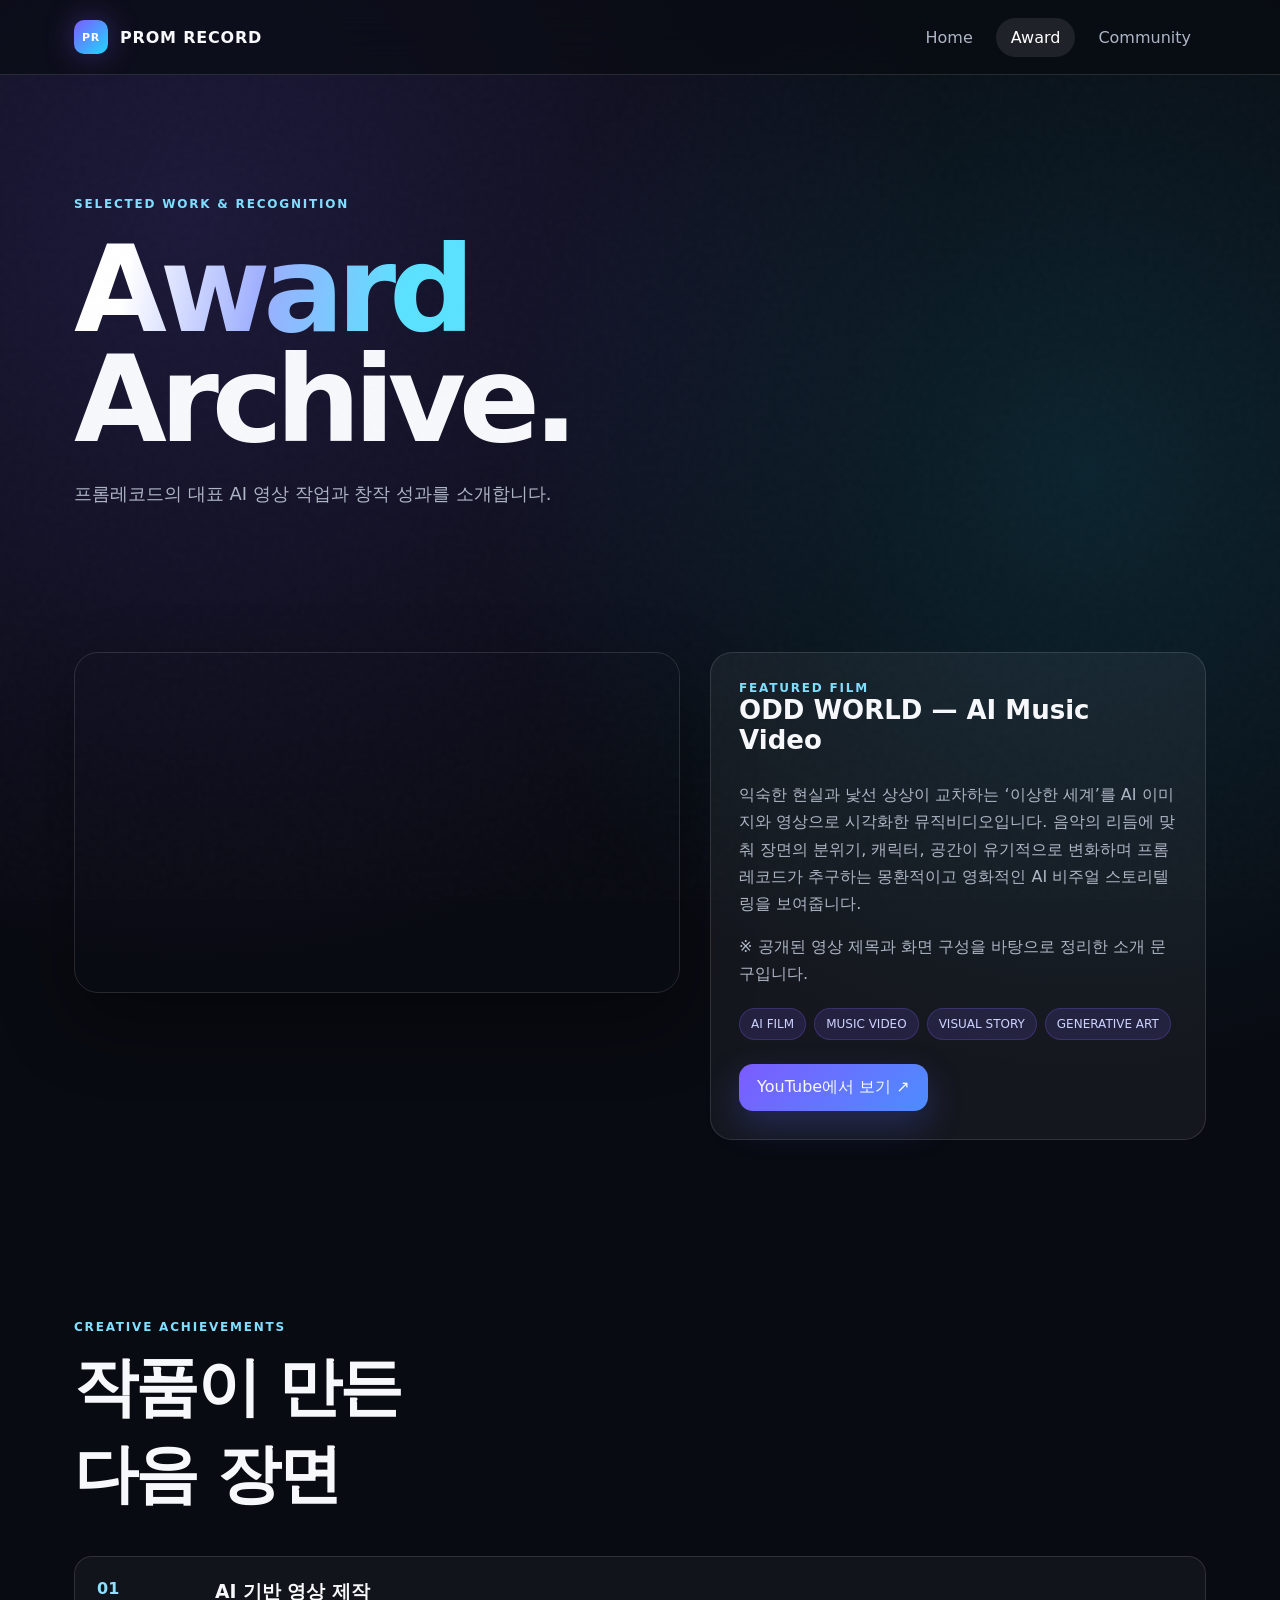
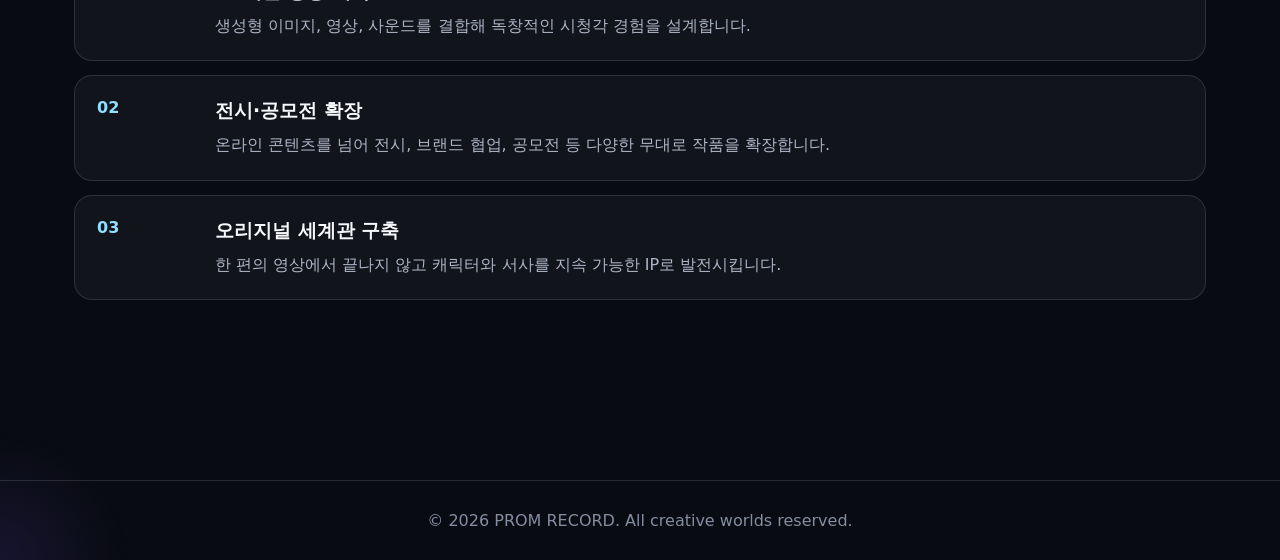
<file: award.html>
<!doctype html><html lang="ko"><head><meta charset="UTF-8"><meta name="viewport" content="width=device-width,initial-scale=1"><title>PROM RECORD — Award</title><link rel="stylesheet" href="styles.css"></head><body><div class="noise"></div><header><nav class="nav"><a class="brand" href="index.html"><span class="brand-mark"></span>PROM RECORD</a><div class="menu"><a href="index.html">Home</a><a class="active" href="award.html">Award</a><a href="community.html">Community</a></div></nav></header><main><section class="page-hero reveal"><div class="kicker">Selected Work & Recognition</div><h1><span class="grad">Award</span><br>Archive.</h1><p class="lead">프롬레코드의 대표 AI 영상 작업과 창작 성과를 소개합니다.</p></section><section class="section split reveal"><div class="video-wrap"><iframe src="https://www.youtube.com/embed/dj-8POkgITg" title="ODD WORLD - AI Music Video" allow="accelerometer; autoplay; clipboard-write; encrypted-media; gyroscope; picture-in-picture; web-share" allowfullscreen></iframe></div><div class="info-panel"><div class="kicker">Featured Film</div><h3>ODD WORLD — AI Music Video</h3><p class="section-copy">익숙한 현실과 낯선 상상이 교차하는 ‘이상한 세계’를 AI 이미지와 영상으로 시각화한 뮤직비디오입니다. 음악의 리듬에 맞춰 장면의 분위기, 캐릭터, 공간이 유기적으로 변화하며 프롬레코드가 추구하는 몽환적이고 영화적인 AI 비주얼 스토리텔링을 보여줍니다.</p><p class="section-copy">※ 공개된 영상 제목과 화면 구성을 바탕으로 정리한 소개 문구입니다.</p><div class="tags"><span class="tag">AI FILM</span><span class="tag">MUSIC VIDEO</span><span class="tag">VISUAL STORY</span><span class="tag">GENERATIVE ART</span></div><a class="btn primary" style="display:inline-block;margin-top:24px" href="https://youtu.be/dj-8POkgITg" target="_blank" rel="noreferrer">YouTube에서 보기 ↗</a></div></section><section class="section reveal"><div class="section-head"><div><div class="kicker">Creative Achievements</div><h2>작품이 만든<br>다음 장면</h2></div></div><div class="timeline"><article><strong>01</strong><div><h3>AI 기반 영상 제작</h3><p>생성형 이미지, 영상, 사운드를 결합해 독창적인 시청각 경험을 설계합니다.</p></div></article><article><strong>02</strong><div><h3>전시·공모전 확장</h3><p>온라인 콘텐츠를 넘어 전시, 브랜드 협업, 공모전 등 다양한 무대로 작품을 확장합니다.</p></div></article><article><strong>03</strong><div><h3>오리지널 세계관 구축</h3><p>한 편의 영상에서 끝나지 않고 캐릭터와 서사를 지속 가능한 IP로 발전시킵니다.</p></div></article></div></section></main><footer>© 2026 PROM RECORD. All creative worlds reserved.</footer><script src="script.js"></script></body></html>
</file>
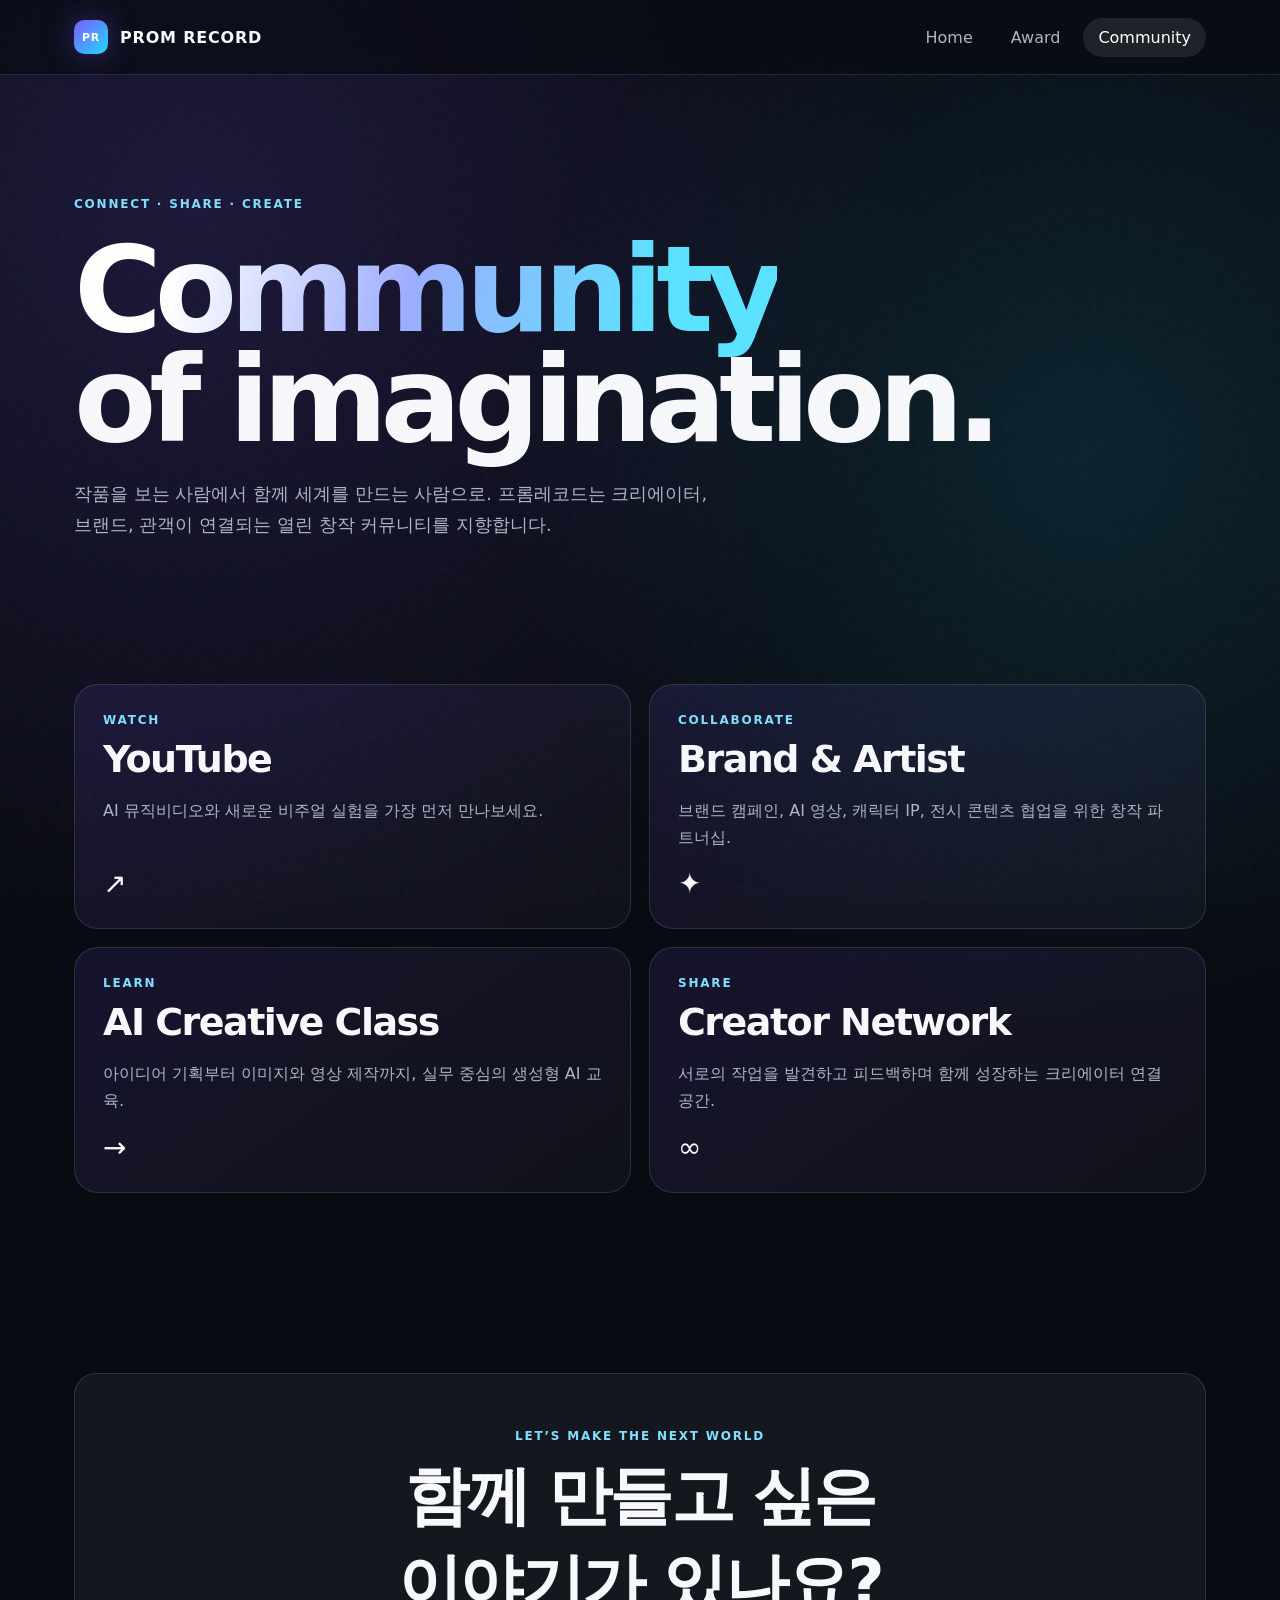
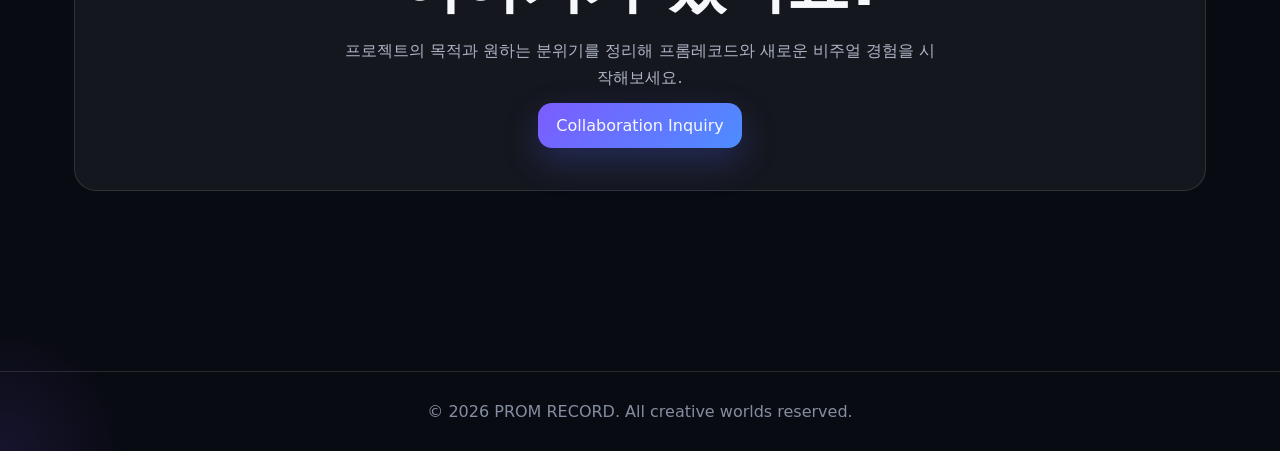
<file: community.html>
<!doctype html><html lang="ko"><head><meta charset="UTF-8"><meta name="viewport" content="width=device-width,initial-scale=1"><title>PROM RECORD — Community</title><link rel="stylesheet" href="styles.css"></head><body><div class="noise"></div><header><nav class="nav"><a class="brand" href="index.html"><span class="brand-mark"></span>PROM RECORD</a><div class="menu"><a href="index.html">Home</a><a href="award.html">Award</a><a class="active" href="community.html">Community</a></div></nav></header><main><section class="page-hero reveal"><div class="kicker">Connect · Share · Create</div><h1><span class="grad">Community</span><br>of imagination.</h1><p class="lead">작품을 보는 사람에서 함께 세계를 만드는 사람으로. 프롬레코드는 크리에이터, 브랜드, 관객이 연결되는 열린 창작 커뮤니티를 지향합니다.</p></section><section class="section reveal"><div class="community-grid"><a class="community-card" href="https://www.youtube.com/@PROMRECORD" target="_blank" rel="noreferrer"><div><div class="kicker">WATCH</div><h2 style="font-size:38px">YouTube</h2><p class="section-copy">AI 뮤직비디오와 새로운 비주얼 실험을 가장 먼저 만나보세요.</p></div><span class="arrow">↗</span></a><article class="community-card"><div><div class="kicker">COLLABORATE</div><h2 style="font-size:38px">Brand & Artist</h2><p class="section-copy">브랜드 캠페인, AI 영상, 캐릭터 IP, 전시 콘텐츠 협업을 위한 창작 파트너십.</p></div><span class="arrow">✦</span></article><article class="community-card"><div><div class="kicker">LEARN</div><h2 style="font-size:38px">AI Creative Class</h2><p class="section-copy">아이디어 기획부터 이미지와 영상 제작까지, 실무 중심의 생성형 AI 교육.</p></div><span class="arrow">→</span></article><article class="community-card"><div><div class="kicker">SHARE</div><h2 style="font-size:38px">Creator Network</h2><p class="section-copy">서로의 작업을 발견하고 피드백하며 함께 성장하는 크리에이터 연결 공간.</p></div><span class="arrow">∞</span></article></div></section><section class="section reveal"><div class="info-panel" style="text-align:center;padding:55px 24px"><div class="kicker">Let’s make the next world</div><h2>함께 만들고 싶은<br>이야기가 있나요?</h2><p class="section-copy" style="margin:0 auto 25px">프로젝트의 목적과 원하는 분위기를 정리해 프롬레코드와 새로운 비주얼 경험을 시작해보세요.</p><a class="btn primary" href="mailto:hello@promrecord.studio">Collaboration Inquiry</a></div></section></main><footer>© 2026 PROM RECORD. All creative worlds reserved.</footer><script src="script.js"></script></body></html>
</file>
<file: styles.css>
:root{--bg:#090b12;--panel:rgba(255,255,255,.07);--text:#f7f8fb;--muted:#aeb5c5;--line:rgba(255,255,255,.12);--accent:#7c5cff;--accent2:#20d7ff;--warm:#ff7a59}*{box-sizing:border-box}html{scroll-behavior:smooth}body{margin:0;font-family:Inter,Pretendard,system-ui,-apple-system,BlinkMacSystemFont,"Segoe UI",sans-serif;background:radial-gradient(circle at 15% 10%,rgba(124,92,255,.17),transparent 34%),radial-gradient(circle at 85% 22%,rgba(32,215,255,.12),transparent 30%),var(--bg);color:var(--text);overflow-x:hidden}a{color:inherit;text-decoration:none}button{font:inherit}.noise{position:fixed;inset:0;pointer-events:none;opacity:.035;background-image:url("data:image/svg+xml,%3Csvg viewBox='0 0 180 180' xmlns='http://www.w3.org/2000/svg'%3E%3Cfilter id='n'%3E%3CfeTurbulence type='fractalNoise' baseFrequency='.8' numOctaves='4' stitchTiles='stitch'/%3E%3C/filter%3E%3Crect width='100%25' height='100%25' filter='url(%23n)' opacity='.6'/%3E%3C/svg%3E")}header{position:sticky;top:0;z-index:20;backdrop-filter:blur(18px);background:rgba(9,11,18,.66);border-bottom:1px solid var(--line)}.nav{max-width:1180px;margin:auto;height:74px;padding:0 24px;display:flex;align-items:center;justify-content:space-between}.brand{display:flex;gap:12px;align-items:center;font-weight:800;letter-spacing:.05em}.brand-mark{width:34px;height:34px;border-radius:10px;background:linear-gradient(135deg,var(--accent),var(--accent2));box-shadow:0 0 30px rgba(124,92,255,.35);display:grid;place-items:center}.brand-mark:after{content:'PR';font-size:11px;color:#fff}.menu{display:flex;gap:8px}.menu a{padding:10px 15px;border-radius:999px;color:var(--muted);transition:.25s}.menu a:hover,.menu a.active{color:#fff;background:rgba(255,255,255,.09)}main{max-width:1180px;margin:auto;padding:42px 24px 90px}.hero{min-height:72vh;display:grid;grid-template-columns:1.05fr .95fr;gap:58px;align-items:center}.eyebrow{display:inline-flex;gap:9px;align-items:center;padding:8px 12px;border:1px solid var(--line);border-radius:999px;color:#cfd4e3;font-size:13px;background:rgba(255,255,255,.04)}.pulse{width:8px;height:8px;border-radius:50%;background:#6bf0b2;box-shadow:0 0 0 0 rgba(107,240,178,.55);animation:pulse 2s infinite}@keyframes pulse{70%{box-shadow:0 0 0 10px rgba(107,240,178,0)}100%{box-shadow:0 0 0 0 rgba(107,240,178,0)}}h1{font-size:clamp(52px,7.7vw,106px);line-height:.92;margin:24px 0 22px;letter-spacing:-.06em}.grad{background:linear-gradient(100deg,#fff 15%,#9daeff 48%,#5be2ff 82%);-webkit-background-clip:text;color:transparent}.lead{font-size:18px;line-height:1.75;color:var(--muted);max-width:640px}.actions{display:flex;gap:12px;flex-wrap:wrap;margin-top:30px}.btn{padding:13px 18px;border-radius:14px;border:1px solid var(--line);background:rgba(255,255,255,.06);transition:.25s;cursor:pointer}.btn.primary{border:0;background:linear-gradient(135deg,var(--accent),#4d8dff);box-shadow:0 14px 34px rgba(79,103,255,.25)}.btn:hover{transform:translateY(-3px)}.visual{position:relative;perspective:1100px}.visual-card{border:1px solid var(--line);background:rgba(255,255,255,.06);padding:12px;border-radius:28px;box-shadow:0 35px 80px rgba(0,0,0,.38);transform-style:preserve-3d;transition:transform .12s ease}.visual img{display:block;width:100%;border-radius:20px}.float-chip{position:absolute;padding:12px 14px;border-radius:14px;background:rgba(15,18,28,.8);border:1px solid var(--line);backdrop-filter:blur(12px);font-size:13px;box-shadow:0 18px 40px rgba(0,0,0,.35)}.chip1{top:-20px;right:-18px}.chip2{bottom:25px;left:-30px}.section{padding:90px 0}.section-head{display:flex;justify-content:space-between;align-items:end;gap:30px;margin-bottom:28px}.kicker{color:#7fdfff;text-transform:uppercase;letter-spacing:.15em;font-size:12px;font-weight:800}.section h2{font-size:clamp(34px,5vw,64px);letter-spacing:-.04em;margin:10px 0}.section-copy{max-width:600px;color:var(--muted);line-height:1.7}.grid{display:grid;grid-template-columns:repeat(3,1fr);gap:18px}.card{position:relative;padding:25px;border:1px solid var(--line);border-radius:22px;background:linear-gradient(145deg,rgba(255,255,255,.08),rgba(255,255,255,.035));overflow:hidden;transition:.28s}.card:hover{transform:translateY(-8px);border-color:rgba(124,92,255,.55)}.card:before{content:'';position:absolute;width:150px;height:150px;border-radius:50%;background:radial-gradient(circle,rgba(124,92,255,.28),transparent 70%);right:-70px;top:-70px}.num{font-size:12px;color:#8f98ab}.card h3{font-size:21px;margin:45px 0 10px}.card p{color:var(--muted);line-height:1.65;margin:0}.page-hero{padding:80px 0 35px}.page-hero h1{font-size:clamp(56px,10vw,120px)}.video-wrap{aspect-ratio:16/9;border-radius:24px;overflow:hidden;border:1px solid var(--line);box-shadow:0 30px 70px rgba(0,0,0,.38)}.video-wrap iframe{width:100%;height:100%;border:0}.split{display:grid;grid-template-columns:1.1fr .9fr;gap:30px;align-items:start}.info-panel{padding:28px;border:1px solid var(--line);border-radius:22px;background:rgba(255,255,255,.05)}.info-panel h3{margin-top:0;font-size:26px}.tags{display:flex;flex-wrap:wrap;gap:8px;margin-top:20px}.tag{padding:8px 11px;border-radius:999px;background:rgba(124,92,255,.15);border:1px solid rgba(124,92,255,.25);font-size:12px;color:#cdd2ff}.timeline{display:grid;gap:14px}.timeline article{display:grid;grid-template-columns:100px 1fr;gap:18px;padding:22px;border-radius:18px;border:1px solid var(--line);background:rgba(255,255,255,.04)}.timeline strong{color:#8fdfff}.timeline h3{margin:0 0 8px}.timeline p{color:var(--muted);margin:0;line-height:1.6}.community-grid{display:grid;grid-template-columns:repeat(2,1fr);gap:18px}.community-card{min-height:230px;padding:28px;border-radius:24px;border:1px solid var(--line);background:linear-gradient(145deg,rgba(124,92,255,.12),rgba(255,255,255,.03));display:flex;flex-direction:column;justify-content:space-between;transition:.3s}.community-card:hover{transform:scale(1.015);box-shadow:0 22px 60px rgba(0,0,0,.25)}.community-card .arrow{font-size:28px;transition:.25s}.community-card:hover .arrow{transform:translate(6px,-6px)}footer{border-top:1px solid var(--line);padding:30px 24px;color:#858da1;text-align:center}.reveal{opacity:0;transform:translateY(26px);transition:.75s ease}.reveal.visible{opacity:1;transform:none}.cursor-glow{position:fixed;width:280px;height:280px;border-radius:50%;pointer-events:none;background:radial-gradient(circle,rgba(124,92,255,.12),transparent 65%);transform:translate(-50%,-50%);z-index:-1}@media(max-width:860px){.hero,.split{grid-template-columns:1fr}.hero{padding-top:25px}.visual{order:-1}.grid{grid-template-columns:1fr}.community-grid{grid-template-columns:1fr}.menu{gap:2px}.menu a{padding:9px 10px}.chip1{right:0}.chip2{left:0}.section{padding:60px 0}}
</file>
